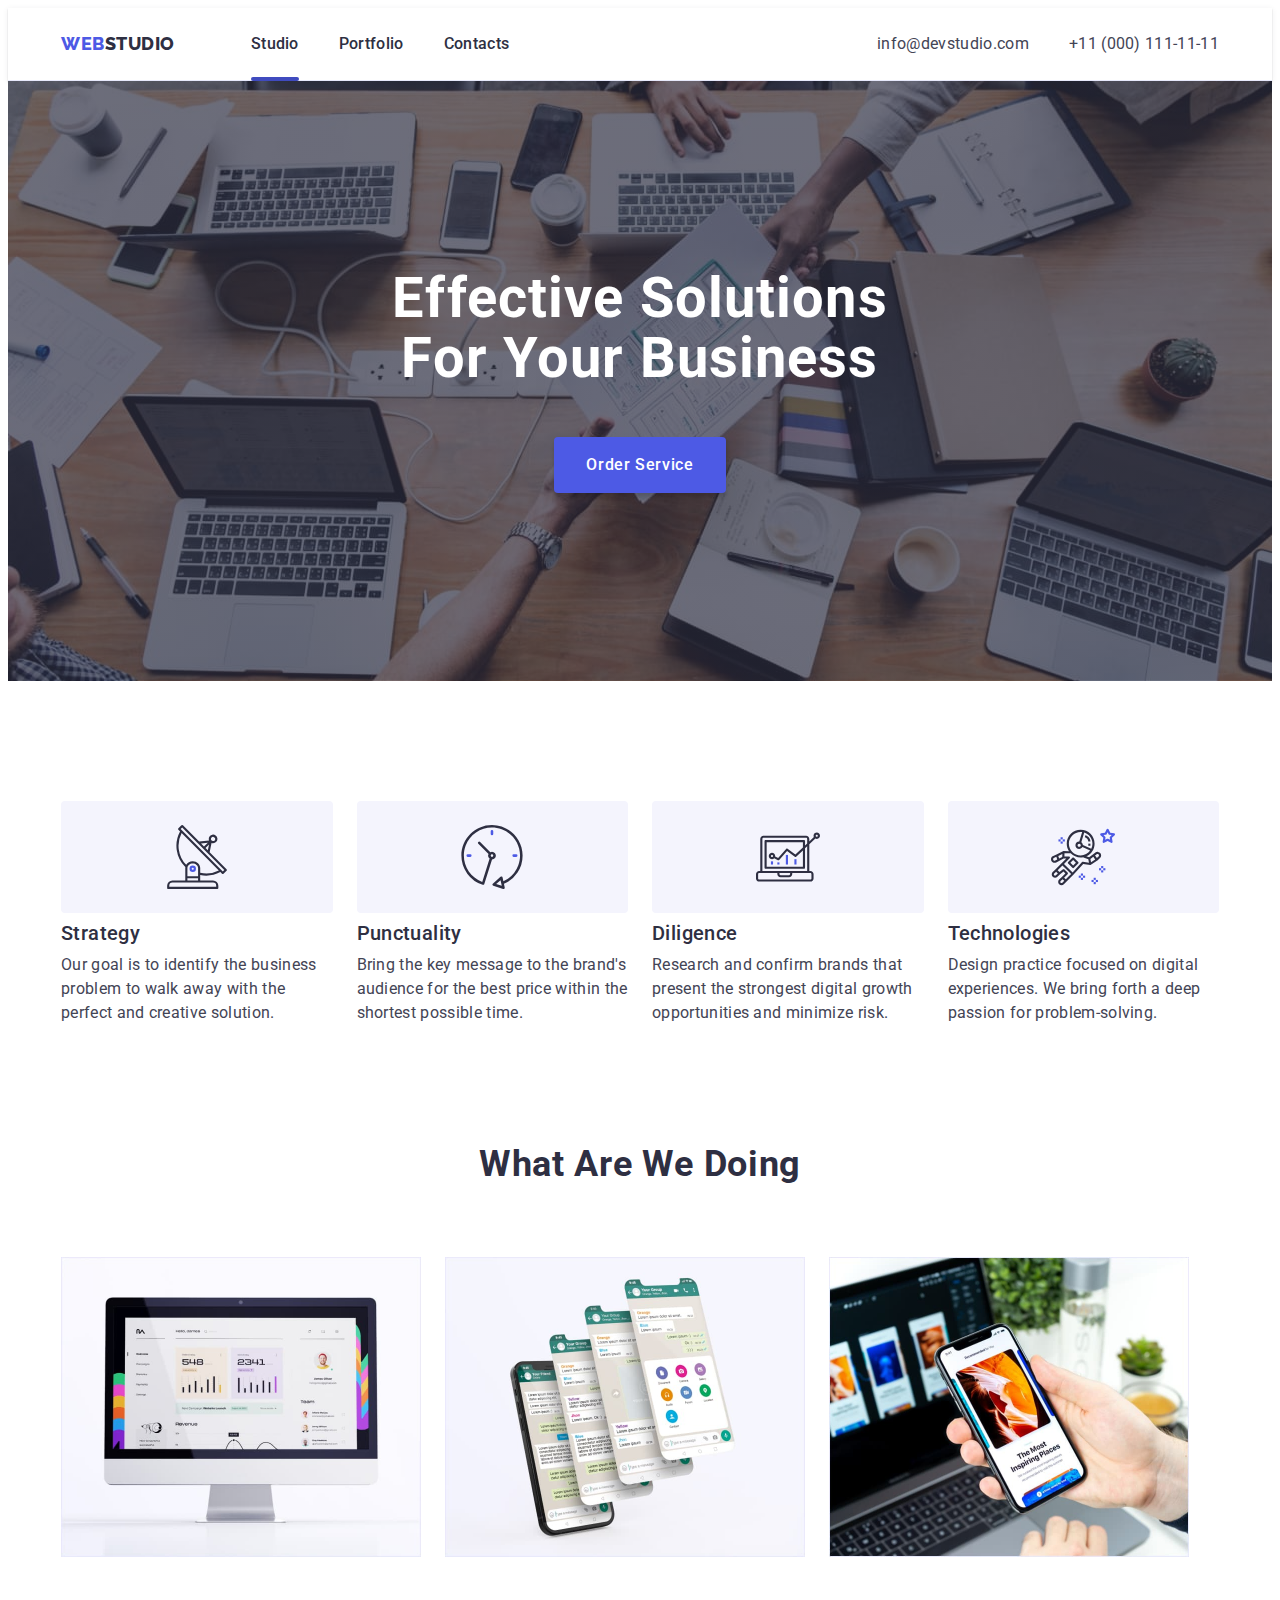
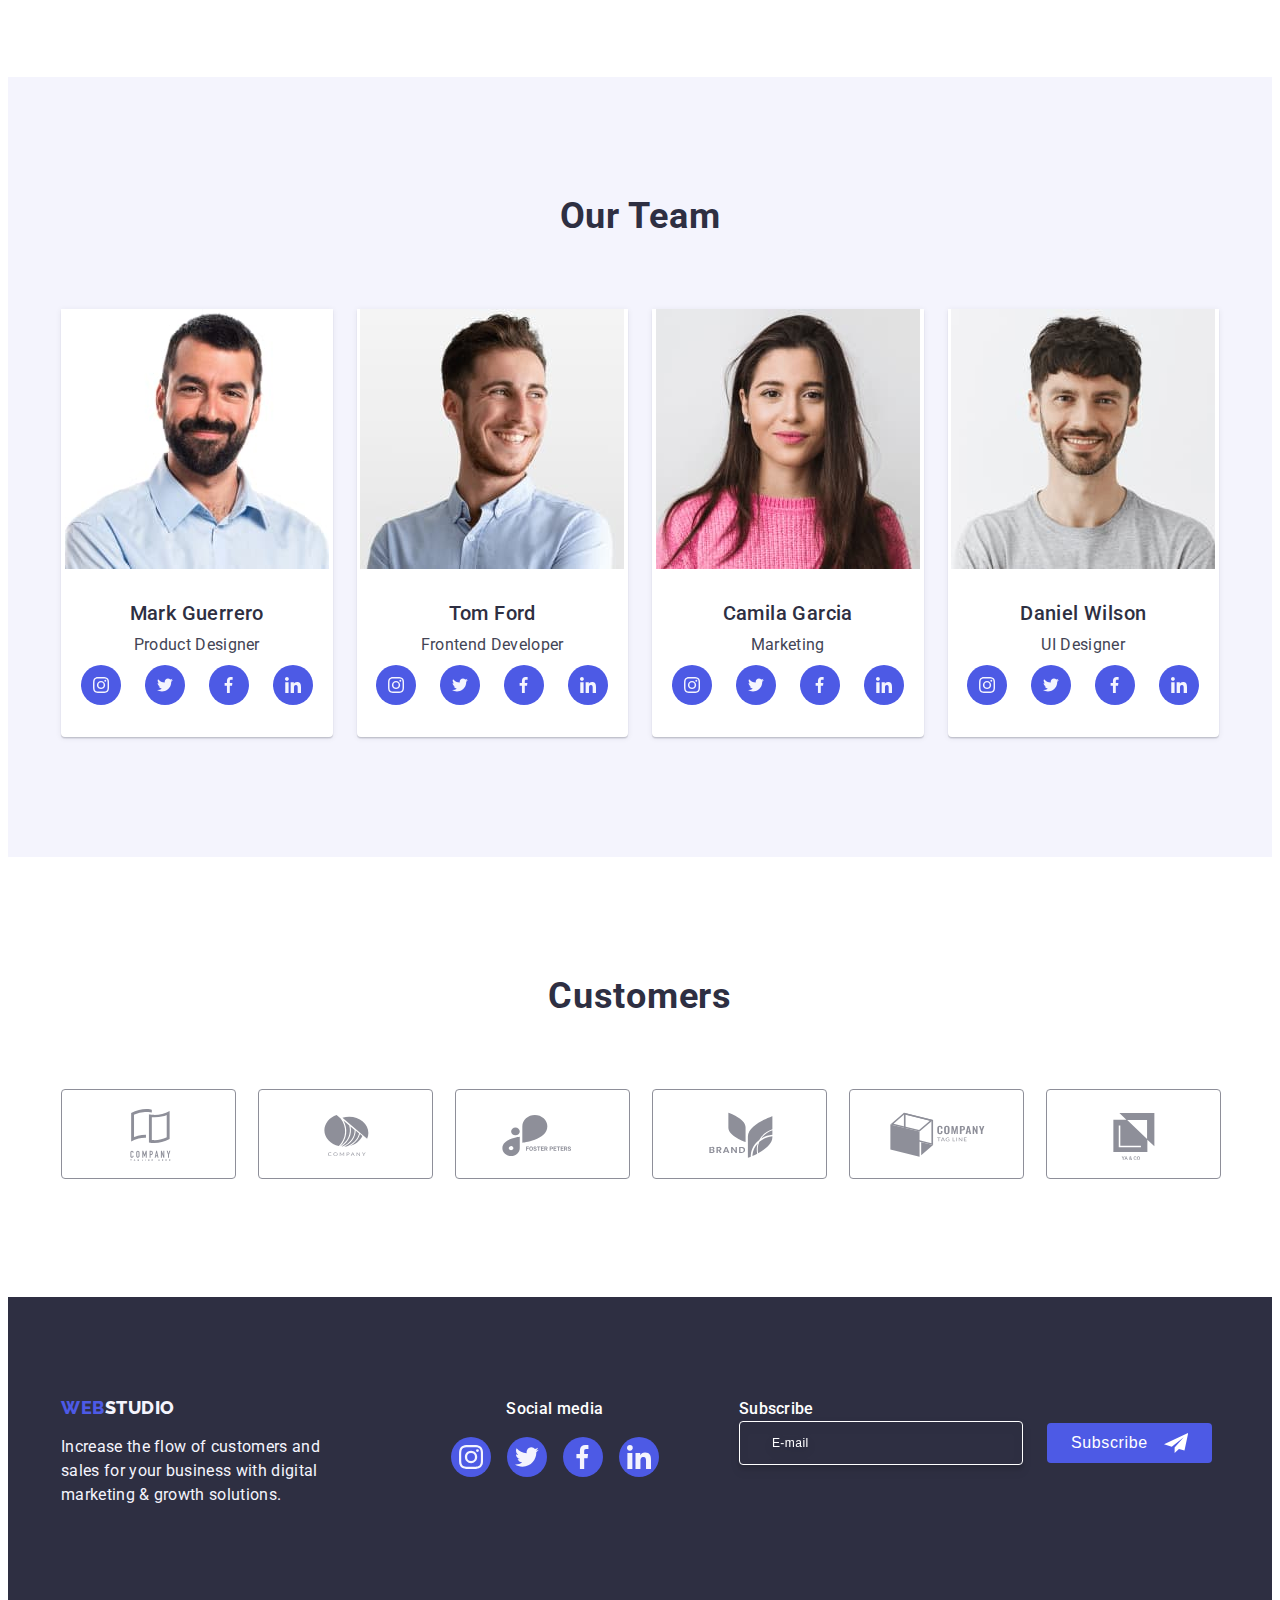
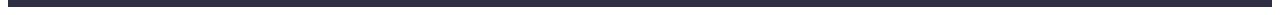
<file: index.html>
<!DOCTYPE html>
<html lang="en">

<head>
    <meta charset="UTF-8">
    <meta name="viewport" content="width=device-width, initial-scale=1.0">
    <title>project</title>
    <link rel="preconnect" href="https://fonts.googleapis.com">
    <link rel="preconnect" href="https://fonts.gstatic.com" crossorigin>
    <link rel="preconnect" href="https://fonts.googleapis.com">
    <link rel="preconnect" href="https://fonts.gstatic.com" crossorigin>
    <link
        href="https://fonts.googleapis.com/css2?family=Inter:wght@400;700&family=Raleway:wght@800&family=Roboto:wght@400;500;700&display=swap"
        rel="stylesheet">
    <link rel="stylesheet" href="https://cdnjs.cloudflare.com/ajax/libs/modern-normalize/2.0.0/modern-normalize.min.css"
        integrity="sha512-4xo8blKMVCiXpTaLzQSLSw3KFOVPWhm/TRtuPVc4WG6kUgjH6J03IBuG7JZPkcWMxJ5huwaBpOpnwYElP/m6wg=="
        crossorigin="anonymous" referrerpolicy="no-referrer" />
    <link rel="stylesheet" href="./css/style.css">
</head>

<body>

    <header class="header-content">
        <div class="container header-container">
            <nav class="header-nav">
                <a class="logo link" href="/index.html">Web<span class="logo-studio-header">Studio</span></a>

                <ul class="list container-list">
                    <li class="nav-list-item"><a class="list-link link current" href="./index.html">Studio</a></li>
                    <li class="nav-list-item2"><a class="list-link link" href="./portfolio.html">Portfolio</a></li>
                    <li class="nav-list-item3"><a class="list-link link" href="">Contacts</a></li>
                </ul>

            </nav>

            <address class="contacts">
                <ul class="contacts-list">
                    <li><a class="contacts-list-link link" href="mailto:info@devstudio.com">info@devstudio.com</a></li>
                    <li><a class="contacts-list-link link" href="mailto:info@devstudio.com">+11 (000) 111-11-11</a></li>
                </ul>
            </address>

            <button class="menu-open-btn  js-open-menu" type="button" >
                <svg width="32" height="32">
                    <use href="./images/icons.svg#icon-menu"></use>
                </svg>
            </button>

        </div>

        <div class="mob-menu  js-menu-container" >
            <button class="close-mob-menu js-close-menu" type="button" >
                <svg width="8" height="8">
                    <use href="./images/icons.svg#icon-cross"></use>
                </svg>
            </button>
            <ul class="mob-menu-list">
                <li class="mob-menu-item"><a class="mob-menu-link mob-menu-link2" href="./index.html">Studio</a></li>
                <li class="mob-menu-item"><a class="mob-menu-link" href="./portfolio.html">Portfolio</a></li>
                <li class="mob-menu-item"><a class="mob-menu-link" href="">Contacts</a></li>
            </ul>


            <div class="mob-menu-">
            <address class=" mob-menu-contacts contacts">
                <ul class="mob-contacts-list">
                    <li class="mob-number-list"><a class="mob-number-link" href="mailto:info@devstudio.com">+11 (000)
                            111-11-11</a></li>
                    <li><a class="mob-email-link " href="mailto:info@devstudio.com">info@devstudio.com</a></li>

                </ul>
            </address>

            <ul class="mob-menu-network">


                <li class="soc-network-list">
                    <a class="soc-network-link" href="#">
                        <svg class="soc-network-cartoon" width="16" height="16">
                            <use href="./images/icons.svg#icon-section4-6-inst"></use>
                        </svg>
                    </a>
                </li>





                <li class="soc-network-list">
                    <a class="soc-network-link" href="#">
                        <svg class="soc-network-cartoon" width="16" height="16">
                            <use href="./images/icons.svg#icon-section4-6-twit"></use>
                        </svg>
                    </a>
                </li>


                <li class="soc-network-list">
                    <a class="soc-network-link" href="#">
                        <svg class="soc-network-cartoon" width="16" height="16">
                            <use href="./images/icons.svg#icon-section4-6-facebook"></use>
                        </svg>
                    </a>
                </li>


                <li class="soc-network-list">
                    <a class="soc-network-link" href="#">
                        <svg class="soc-network-cartoon" width="16" height="16">
                            <use href="./images/icons.svg#icon-section4-6-in"></use>
                        </svg>
                    </a>
                </li>
            </ul>
            </div>

        </div>


    </header>

    <main>


        <section class="hero">
            <div class="container">
                <h1 class="title">Effective Solutions <br> for Your Business</h1>
                <button class="hero-btn" data-modal-open type="button">Order Service</button>
            </div>
        </section>

        <section class="section-two">
            <div class="container">
                <h2 class="visually-hidden">Advantages</h2>
                <ul class="list container-list-item">
                    <li class="section-two-items">
                        <div class="section-two-svg">
                            <svg class="section-two-icon" width="64" height="64">
                                <use href="./images/icons.svg#icon-section2-img1"></use>
                            </svg>
                        </div>
                        <h3 class="caption">Strategy</h3>
                        <p class="caption-desc">Our goal is to identify the business problem to walk away with the
                            perfect and creative solution.</p>

                    </li>
                    <li class="section-two-items">

                        <div class="section-two-svg">
                            <svg class="section-two-icon" width="64" height="64">
                                <use href="./images/icons.svg#icon-section2-img2"></use>
                            </svg>
                        </div>
                        <h3 class="caption">Punctuality</h3>
                        <p class="caption-desc">Bring the key message to the brand's audience for the best price
                            within the shortest possible time.</p>

                    </li>
                    <li class="section-two-items">
                        <div class="section-two-svg">
                            <svg class="section-two-icon" width="64" height="64">
                                <use href="./images/dsdsad.svg#icon-diagram-1"> </use>
                            </svg>
                        </div>
                        <h3 class="caption">Diligence</h3>
                        <p class="caption-desc">Research and confirm brands that present the strongest digital
                            growth opportunities and minimize risk.</p>

                    </li>
                    <li class="section-two-items">
                        <div class="section-two-svg">
                            <svg class="section-two-icon" width="64" height="64">
                                <use href="./images/dsdsad.svg#icon-astronaut-1"></use>
                            </svg>
                        </div>
                        <h3 class="caption">Technologies</h3>
                        <p class="caption-desc">Design practice focused on digital experiences. We bring forth a
                            deep passion for problem-solving.</p>

                    </li>
                </ul>
            </div>
        </section>

        <section class="section-three">
            <div class="container">
                <h2 class="subtitle">What are we doing</h2>
                <ul class="list container-img">
                    <li class="subtitle-items">
                     <picture>
                        <source srcset="./images/img-menu-1.jpg x1, ./images/img-menu-1x2.jpg" media="(min-width:1158px)">
                        <source srcset="./images/img-menu-1.jpg x1, ./images/img-menu-1x2.jpg" media="(min-width:768px)">
                        <source srcset="./images/img-menu-1.jpg x1, ./images/img-menu-1x2.jpg" media="(min-width:428px)">
                        <img src="./images/img-menu-1.jpg" width="360" height="300" alt="PC">
                    </picture>
                    </li>

                    <li class="subtitle-items">
                    <picture>
                        <source srcset="./images/img-menu-2.jpg x1, ./images/img-menu-2x2.jpg" media="(min-width:1158px)">
                        <source srcset="./images/img-menu-2.jpg x1, ./images/img-menu-2x2.jpg" media="(min-width:768px)">
                        <source srcset="./images/img-menu-2.jpg x1, ./images/img-menu-2x2.jpg" media="(min-width:428px)">
                        <img src="./images/img-menu-2.jpg" width="360" height="300" alt="PC">
                    </picture>
                    </li>
                 
                  
                    <li class="subtitle-items">
                        <picture>
                            <source srcset="./images/img-menu-3.jpg x1, ./images/img-menu-3x2.jpg" media="(min-width:1158px)">
                            <source srcset="./images/img-menu-3.jpg x1, ./images/img-menu-3x2.jpg" media="(min-width:768px)">
                            <source srcset="./images/img-menu-3.jpg x1, ./images/img-menu-3x2.jpg" media="(min-width:428px)">
                            <img src="./images/img-menu-3.jpg" width="360" height="300" alt="PC">
                        </picture>
                    </li>

                   
                </ul>
            </div>
        </section>

        <section class="section-four">
            <div class="container container-tabl1 container-tabl">
                <h2 class="subject">Our Team</h2>
                <ul class="list subject-list ">
                    <li class="subject-list-teammate subject-list-teammate-left">
                        <picture>
                             <source srcset="./images/teammate-1-min.jpg 1x, ./images/teammate-1-minx2.jpg 2x" media="(min-width:1158px)">
                            <source srcset="./images/teammate-1-min.jpg 1x, ./images/teammate-1-minx2.jpg 2x" media="(min-width:768px)">
                            <source srcset="./images/teammate-1-min.jpg 1x, ./images/teammate-1-minx2.jpg 2x" media="(min-width:428px)">

                            <img class="section-four-img" src="./images/teammate-1-min.jpg" width="264" alt="photo Product Designer">
                        </picture>
                        
                        <div class="name-job">
                            <h3 class="subject-name"> Mark Guerrero </h3>
                            <p class="subject-jobtitle"> Product Designer </p>
                            <ul class="soc-network">


                                <li class="soc-network-list">
                                    <a class="soc-network-link" href="#">
                                        <svg class="soc-network-cartoon" srcs="" width="16" height="16">
                                            <use href="./images/icons.svg#icon-section4-6-inst"></use>
                                        </svg>
                                    </a>
                                </li>





                                <li class="soc-network-list">
                                    <a class="soc-network-link" href="#">
                                        <svg class="soc-network-cartoon" width="16" height="16">
                                            <use href="./images/icons.svg#icon-section4-6-twit"></use>
                                        </svg>
                                    </a>
                                </li>


                                <li class="soc-network-list">
                                    <a class="soc-network-link" href="#">
                                        <svg class="soc-network-cartoon" width="16" height="16">
                                            <use href="./images/icons.svg#icon-section4-6-facebook"></use>
                                        </svg>
                                    </a>
                                </li>


                                <li class="soc-network-list">
                                    <a class="soc-network-link" href="#">
                                        <svg class="soc-network-cartoon" width="16" height="16">
                                            <use href="./images/icons.svg#icon-section4-6-in"></use>
                                        </svg>
                                    </a>
                                </li>
                            </ul>
                        </div>
                    </li>
                    <li class="subject-list-teammate">
                        <picture>
                            <source srcset="./images/teammate-2-min.jpg x1, ./images/teammate-2-minx2.jpg x2" media="(min-width:1158px)">
                            <source srcset="./images/teammate-2-min.jpg x1, ./images/teammate-2-minx2.jpg x2" media="(min-width:768px)">
                            <source srcset="./images/teammate-2-min.jpg x1, ./images/teammate-2-minx2.jpg x2" media="(min-width:428px)">
                            <img class="section-four-img" src="./images/teammate-2-min.jpg" width="264" alt="photo Frontend Developer">
                        </picture>
                        
                        <div class="name-job">
                            <h3 class="subject-name">Tom Ford</h3>
                            <p class="subject-jobtitle">Frontend Developer</p>


                            <ul class="soc-network">


                                <li class="soc-network-list">
                                    <a class="soc-network-link" href="#">
                                        <svg class="soc-network-cartoon" width="16" height="16">
                                            <use href="./images/icons.svg#icon-section4-6-inst"></use>
                                        </svg>
                                    </a>
                                </li>


                                <li class="soc-network-list">
                                    <a class="soc-network-link" href="#">
                                        <svg class="soc-network-cartoon" width="16" height="16">
                                            <use href="./images/icons.svg#icon-section4-6-twit"></use>
                                        </svg>
                                    </a>
                                </li>


                                <li class="soc-network-list">
                                    <a class="soc-network-link" href="#">
                                        <svg class="soc-network-cartoon" width="16" height="16">
                                            <use href="./images/icons.svg#icon-section4-6-facebook"></use>
                                        </svg>
                                    </a>
                                </li>


                                <li class="soc-network-list">
                                    <a class="soc-network-link" href="#">
                                        <svg class="soc-network-cartoon" width="16" height="16">
                                            <use href="./images/icons.svg#icon-section4-6-in"></use>
                                        </svg>
                                    </a>
                                </li>

                            </ul>
                        </div>
                    </li>
                    <li class="subject-list-teammate subject-list-teammate-left">
                        <picture>
                            <source srcset="./images/teammate-3-min.jpg x1, ./images/teammate-3-minx2.jpg x2" media="(min-width:1158px)">
                            <source srcset="./images/teammate-3-min.jpg x1, ./images/teammate-3-minx2.jpg x2" media="(min-width:768px)">
                            <source srcset="./images/teammate-3-min.jpg x1, ./images/teammate-3-minx2.jpg x2" media="(min-width:428px)">
                            <img class="section-four-img" src="./images/teammate-3-min.jpg" width="264" alt="photo Marketing">
                        </picture>
                       
                        <div class="name-job">
                            <h3 class="subject-name">Camila Garcia</h3>
                            <p class="subject-jobtitle">Marketing</p>


                            <ul class="soc-network">


                                <li class="soc-network-list">
                                    <a class="soc-network-link" href="#">
                                        <svg class="soc-network-cartoon" width="16" height="16">
                                            <use href="./images/icons.svg#icon-section4-6-inst"></use>
                                        </svg>
                                    </a>
                                </li>


                                <li class="soc-network-list">
                                    <a class="soc-network-link" href="#">
                                        <svg class="soc-network-cartoon" width="16" height="16">
                                            <use href="./images/icons.svg#icon-section4-6-twit"></use>
                                        </svg>
                                    </a>
                                </li>


                                <li class="soc-network-list">
                                    <a class="soc-network-link" href="#">
                                        <svg class="soc-network-cartoon" width="16" height="16">
                                            <use href="./images/icons.svg#icon-section4-6-facebook"></use>
                                        </svg>
                                    </a>
                                </li>


                                <li class="soc-network-list">
                                    <a class="soc-network-link" href="#">
                                        <svg class="soc-network-cartoon" width="16" height="16">
                                            <use href="./images/icons.svg#icon-section4-6-in"></use>
                                        </svg>
                                    </a>
                                </li>

                            </ul>

                        </div>
                    </li>

                    <li class="subject-list-teammate">
                        <picture>
                            <source srcset="./images/teammate-4-min.jpg x1, ./images/teammate-4-minx2.jpg x2" media="(min-width:1158px)">
                            <source srcset="./images/teammate-4-min.jpg.jpg x1, ./images/teammate-4-minx2.jpg x2" media="(min-width:768px)">
                            <source srcset="./images/teammate-4-min.jpg x1, ./images/teammate-4-minx2.jpg x2" media="(min-width:428px)">
                            <img class="section-four-img" src="./images/teammate-4-min.jpg" width="264" alt="photo UI Designer">
                        </picture>
                       
                        <div class="name-job">
                            <h3 class="subject-name">Daniel Wilson</h3>
                            <p class="subject-jobtitle">UI Designer</p>

                            <ul class="soc-network">


                                <li class="soc-network-list">
                                    <a class="soc-network-link" href="#">
                                        <svg class="soc-network-cartoon" width="16" height="16">
                                            <use href="./images/icons.svg#icon-section4-6-inst"></use>
                                        </svg>
                                    </a>
                                </li>


                                <li class="soc-network-list">
                                    <a class="soc-network-link" href="#">
                                        <svg class="soc-network-cartoon" width="16" height="16">
                                            <use href="./images/icons.svg#icon-section4-6-twit"></use>
                                        </svg>
                                    </a>
                                </li>


                                <li class="soc-network-list">
                                    <a class="soc-network-link" href="#">
                                        <svg class="soc-network-cartoon" width="16" height="16">
                                            <use href="./images/icons.svg#icon-section4-6-facebook"></use>
                                        </svg>
                                    </a>
                                </li>


                                <li class="soc-network-list">
                                    <a class="soc-network-link" href="#">
                                        <svg class="soc-network-cartoon" width="16" height="16">
                                            <use href="./images/icons.svg#icon-section4-6-in"></use>
                                        </svg>
                                    </a>
                                </li>

                            </ul>
                        </div>
                    </li>
                </ul>
            </div>
        </section>


        <section class="section-five">
            <div class="container container-tabl">
                <h2 class="section-five-title">Customers</h2>
                <ul class=" section-five-list">

                    <li class="company-item">
                        <a class="company-link" href="#">
                            <svg class="company-img" width="104" height="56">
                                <use href="./images/icons.svg#icon-Logo-1"></use>
                            </svg>
                        </a>
                    </li>

                    <li class="company-item">
                        <a class="company-link" href="#">
                            <svg class="company-img" width="104" height="56">
                                <use href="./images/icons.svg#icon-Logo-2"></use>
                            </svg>
                        </a>
                    </li>

                    <li class="company-item">
                        <a class="company-link" href="#">
                            <svg class="company-img" width="104" height="56">
                                <use href="./images/icons.svg#icon-Logo-3"></use>
                            </svg>
                        </a>
                    </li>


                    <li class="company-item">
                        <a class="company-link" href="#">
                            <svg class="company-img" width="104" height="56">
                                <use href="./images/icons.svg#icon-Logo-4"></use>
                            </svg>
                        </a>
                    </li>

                    <li class="company-item">
                        <a class="company-link" href="#">
                            <svg class="company-img" width="104" height="56">
                                <use href="./images/icons.svg#icon-Logo-5"></use>
                            </svg>
                        </a>
                    </li>

                    <li class="company-item">
                        <a class="company-link" href="#">
                            <svg class="company-img" width="104" height="56">
                                <use href="./images/icons.svg#icon-Logo"></use>
                            </svg>
                        </a>
                    </li>

                </ul>
            </div>
        </section>
    </main>
    <footer class="footer">
        <div class="container footer-container container-tabl">


            <div class="logo-div">
                <a class="title-footer link" href="/portfolio.html">Web<span
                        class="logo-studio-footer">Studio</span></a>
                <p class="footer-text">Increase the flow of customers and <br>sales for your business with digital
                    <br>marketing
                    &
                    growth solutions.
                </p>
            </div>

            <div class="logo-div2">

                <p class="media-text">Social media</p>
                <ul class="footer-list">
                    <li class="footer-item">
                        <a class="footer-link" href="#">
                            <svg class="img-footer" width="24" height="24">
                                <use href="./images/icons.svg#icon-section4-6-inst"></use>
                            </svg>
                        </a>
                    </li>


                    <li class="footer-item">
                        <a class="footer-link" href="#">
                            <svg class="img-footer" width="24" height="24">
                                <use href="./images/icons.svg#icon-section4-6-twit"></use>
                            </svg>
                        </a>
                    </li>


                    <li class="footer-item">
                        <a class="footer-link" href="#">
                            <svg class="img-footer" width="24" height="24">
                                <use href="./images/icons.svg#icon-section4-6-facebook"></use>
                            </svg>
                        </a>
                    </li>


                    <li class="footer-item">
                        <a class="footer-link" href="#">
                            <svg class="img-footer" width="24" height="24">
                                <use href="./images/icons.svg#icon-section4-6-in"></use>
                            </svg>
                        </a>
                    </li>
                </ul>
            </div>

            <div class="footer-subscribe">
                <p class="footer-email-title">Subscribe</p>
                
                <form class="footer-form">
                   <label class="footer-email-label" aria-label="footer-email-input">
                        <input
                         type="email"
                         class="email-footer"
                         name="email-footer"
                         id="inpute-email"
                         placeholder="E-mail">
                    </label>
                    <button class="btn-footer" type="submit">Subscribe <svg class="footer-img-subscribe" width="24"
                            height="24">
                            <use href="./images/icons.svg#icon-telegram"></use>
                        </svg></button>
                </form>
            </div>
        </div>



    </footer>
    <div class="backdrop is-hidden" data-modal>
        <div class="modal">
            <button type="button" class="btn-close" data-modal-close>
                <svg class="backdrop-svg" width="8" height="8">
                    <use href="./images/icons.svg#icon-close-black-18dp-2-11"></use>
                </svg>
            </button>
            <p class="modal-title">Leave your contacts and we will call you back</p>
            <form class="modal-form" action="#">

                <div class="modal-input-wrap">
                    <label class="modal-label" for="user-name">Name</label>
                    <div class="modal-icon-icon">
                        <input class="modal-input" name="user-name" type="text" id="user-name" required />
                        <svg class="modal-icon" width="18" height="24">
                            <use href="./images/iconss.svg#icon-modal-window-acc"></use>
                        </svg>
                    </div>
                </div>


                <div class="modal-input-wrap">
                    <label class="modal-label" for="user-phone">Phone</label>
                    <div class="modal-icon-icon">
                        <input class="modal-input" name="user-phone" type="tel" id="user-phone" required />
                        <svg class="modal-icon" width="18" height="24">
                            <use href="./images/iconss.svg#icon-modal-window-tel"></use>
                        </svg>
                    </div>
                </div>


                <div class="modal-input-wrap">
                    <label class="modal-label" for="user-email">Email</label>
                    <div class="modal-icon-icon">
                        <input class="modal-input" name="user-email" type="email" id="user-email" required />
                        <svg class="modal-icon" width="18" height="24">
                            <use href="./images/iconss.svg#icon-modal-wndow-masage"></use>
                        </svg>
                    </div>
                </div>



                <div class="modal-input-wrap modal-wrap-last">
                    <label class="modal-label" for="user-comment">Comment</label>

                    <textarea name="user-comment" id="user-comment" class="modal-comment"
                        placeholder="Text input"></textarea>

                </div>

                <div class="modal-checkbox">
                    <input class="modal-check visually-hidden" type="checkbox" id="user-privacy" name="user-privacy"
                        value="true">

                    <label class="modal-check-text" for="user-privacy">
                        <span class="span-checkbox">
                            <svg class="check-icon" width="10" height="8">
                                <use href="./images/icons.svg#icon-checkbox"></use>
                            </svg></span>I accept the terms and conditions of the <a class="modal-link" href="#">Privacy
                            Policy</a></label>
                </div>
                <button class="btn-submit" type="submit">Send</button>

            </form>
        </div>
    </div>

    
    <script src="./js/mobile-menu.js"></script>
    <script src="./js/modal.js"></script>


</body>

</html>
</file>
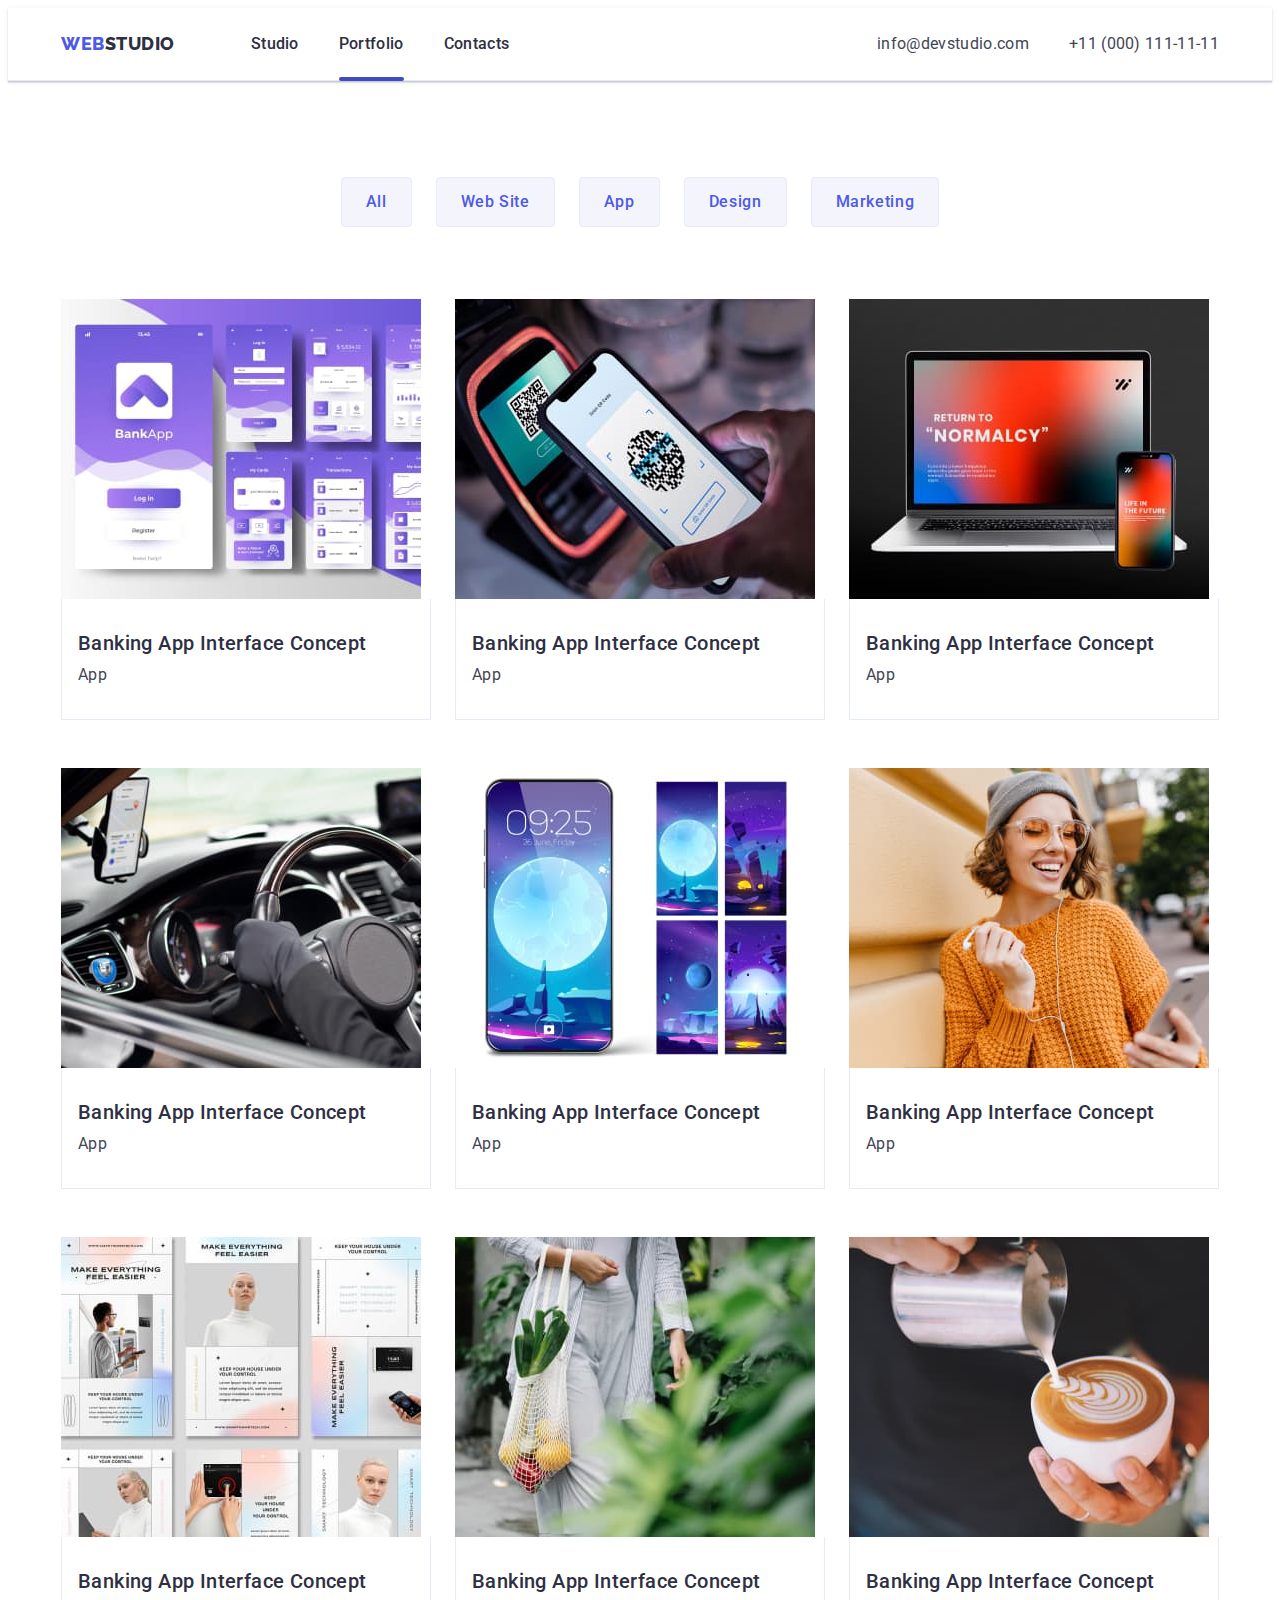
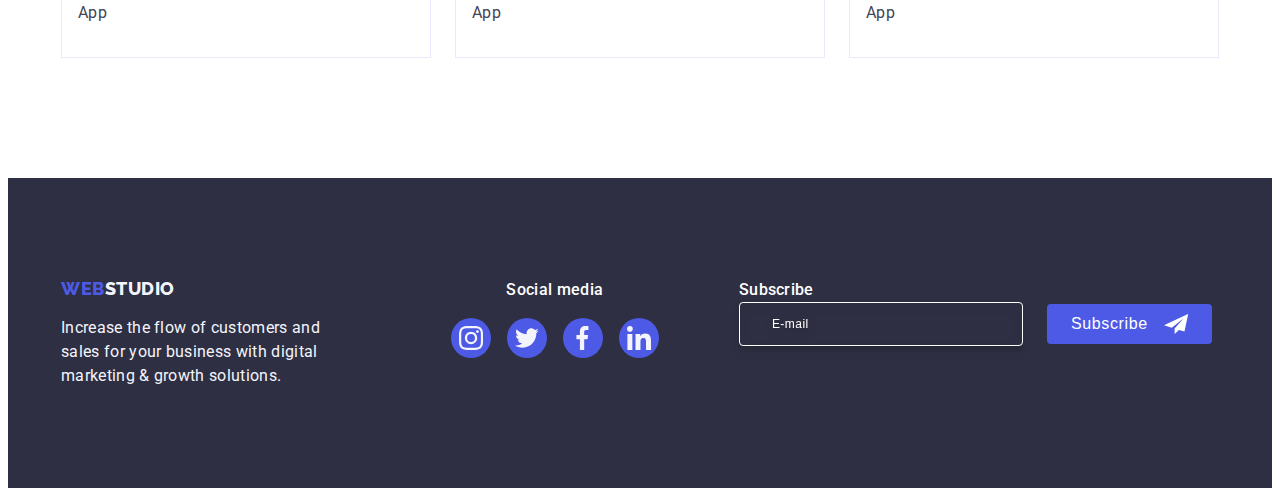
<file: portfolio.html>
<!DOCTYPE html>
<html lang="en">

<head>
    <meta charset="UTF-8">
    <meta name="viewport" content="width=device-width, initial-scale=1.0">
    <title>portfolio</title>
    <link rel="preconnect" href="https://fonts.googleapis.com">
    <link rel="preconnect" href="https://fonts.gstatic.com" crossorigin>
    <link rel="preconnect" href="https://fonts.googleapis.com">
    <link rel="preconnect" href="https://fonts.gstatic.com" crossorigin>
    <link rel="stylesheet" href="https://cdnjs.cloudflare.com/ajax/libs/modern-normalize/2.0.0/modern-normalize.min.css"
        integrity="sha512-4xo8blKMVCiXpTaLzQSLSw3KFOVPWhm/TRtuPVc4WG6kUgjH6J03IBuG7JZPkcWMxJ5huwaBpOpnwYElP/m6wg=="
        crossorigin="anonymous" referrerpolicy="no-referrer" />
    <link
        href="https://fonts.googleapis.com/css2?family=Inter:wght@400;700&family=Raleway:wght@800&family=Roboto:wght@400;500;700&display=swap"
        rel="stylesheet">
    <link rel="stylesheet" href="./css/style.css">
</head>

<body>
    <header class="header-content">
        <div class="container header-container">
            <nav class="header-nav">
                <a class="logo link" href="/index.html">Web<span class="logo-studio-header">Studio</span></a>

                <ul class="list container-list">
                    <li><a class="list-link link" href="./index.html">Studio</a></li>
                    <li><a class="list-link current link" href="./portfolio.html">Portfolio</a></li>
                    <li><a class="list-link link" href="">Contacts</a></li>
                </ul>

            </nav>

            <address class="contacts">
                <ul class="contacts-list">
                    <li><a class="contacts-list-link link" href="mailto:info@devstudio.com">info@devstudio.com</a></li>
                    <li><a class="contacts-list-link link" href="mailto:info@devstudio.com">+11 (000) 111-11-11</a></li>
                </ul>
            </address>
        </div>
    </header>
    <main>
        <section class="main-section">
            <div class="container">
                <h1 class="visually-hidden">Advantages</h1>
                <ul class="list list-btn">
                    <li class="list-btn-item"><button class="pagination-btn" type="button">All</button></li>
                    <li class="list-btn-item"><button class="pagination-btn" type="button">Web Site</button></li>
                    <li class="list-btn-item"><button class="pagination-btn" type="button">App</button></li>
                    <li class="list-btn-item"><button class="pagination-btn" type="button">Design</button></li>
                    <li class="list-btn-item"><button class="pagination-btn" type="button">Marketing</button></li>
                </ul>

                <ul class="list container-images">
                    <li class="container-images-link"> <a class="link container-cover-link" href="">
                            <div class="container-cover-wrap">
                                <img src="./images/portfolio-img1.jpg" width="360" height="300" alt="portfolio-img1">
                                <div class=""></div>

                                <p class="container-cover-text">14 Stylish and User-Friendly App Design Concepts · Task
                                    Manager App · Calorie Tracker App · Exotic Fruit Ecommerce App ·
                                    Cloud Storage App
                                </p>

                            </div>

                            <div class="container-imeages">
                                <h2 class="picture-subtitle">Banking App Interface Concept</h2>
                                <p class="list-tagline">App</p>
                            </div>
                        </a>
                    </li>
                    <li class="container-images-link"> <a class="link container-cover-link" href="">
                            <div class="container-cover-wrap">
                                <img src="./images/portfolio-img2.jpg" width="360" height="300" alt="portfolio-img1">

                                <p class="container-cover-text">14 Stylish and User-Friendly App Design Concepts · Task
                                    Manager App ·
                                    Calorie Tracker App · Exotic Fruit Ecommerce App ·
                                    Cloud Storage App</p>

                            </div>
                            <div class="container-imeages">
                                <h2 class="picture-subtitle">Banking App Interface Concept</h2>
                                <p class="list-tagline">App</p>
                            </div>
                        </a>
                    </li>
                    <li class="container-images-link"> <a class="link container-cover-link" href="">
                            <div class="container-cover-wrap">
                                <img src="./images/portfolio-img3.jpg" width="360" height="300" alt="portfolio-img1">

                                <p class="container-cover-text">14 Stylish and User-Friendly App Design Concepts · Task
                                    Manager App ·
                                    Calorie Tracker App · Exotic Fruit Ecommerce App ·
                                    Cloud Storage App</p>

                            </div>
                            <div class="container-imeages">
                                <h2 class="picture-subtitle">Banking App Interface Concept</h2>
                                <p class="list-tagline">App</p>
                            </div>
                        </a>
                    </li>
                    <li class="container-images-link"> <a class="link container-cover-link" href="">
                            <div class="container-cover-wrap">
                                <img src="./images/portfolio-img4.jpg" width="360" height="300" alt="portfolio-img1">

                                <p class="container-cover-text">14 Stylish and User-Friendly App Design Concepts · Task
                                    Manager App ·
                                    Calorie Tracker App · Exotic Fruit Ecommerce App ·
                                    Cloud Storage App</p>

                            </div>
                            <div class="container-imeages">
                                <h2 class="picture-subtitle">Banking App Interface Concept</h2>
                                <p class="list-tagline">App</p>
                            </div>
                        </a>
                    </li>
                    <li class="container-images-link"> <a class="link container-cover-link" href="">
                            <div class="container-cover-wrap">
                                <img src="./images/portfolio-img5.jpg" width="360" height="300" alt="portfolio-img1">

                                <p class="container-cover-text">14 Stylish and User-Friendly App Design Concepts · Task
                                    Manager App ·
                                    Calorie Tracker App · Exotic Fruit Ecommerce App ·
                                    Cloud Storage App</p>

                            </div>
                            <div class="container-imeages">
                                <h2 class="picture-subtitle">Banking App Interface Concept</h2>
                                <p class="list-tagline">App</p>
                            </div>
                        </a>
                    </li>
                    <li class="container-images-link"> <a class="link container-cover-link" href="">
                            <div class="container-cover-wrap">
                                <img src="./images/portfolio-img6.jpg" width="360" height="300" alt="portfolio-img1">

                                <p class="container-cover-text">14 Stylish and User-Friendly App Design Concepts · Task
                                    Manager App ·
                                    Calorie Tracker App · Exotic Fruit Ecommerce App ·
                                    Cloud Storage App</p>

                            </div>
                            <div class="container-imeages">
                                <h2 class="picture-subtitle">Banking App Interface Concept</h2>
                                <p class="list-tagline">App</p>
                            </div>
                        </a>
                    </li>
                    <li class="container-images-link"> <a class="link container-cover-link" href="">
                            <div class="container-cover-wrap">
                                <img src="./images/portfolio-img7.jpg" width="360" height="300" alt="portfolio-img1">

                                <p class="container-cover-text">14 Stylish and User-Friendly App Design Concepts · Task
                                    Manager App ·
                                    Calorie Tracker App · Exotic Fruit Ecommerce App ·
                                    Cloud Storage App</p>

                            </div>
                            <div class="container-imeages">
                                <h2 class="picture-subtitle">Banking App Interface Concept</h2>
                                <p class="list-tagline">App</p>
                            </div>
                        </a>
                    </li>
                    <li class="container-images-link"> <a class="link container-cover-link" href="">
                            <div class="container-cover-wrap">
                                <img src="./images/portfolio-img8.jpg" width="360" height="300" alt="portfolio-img1">

                                <p class="container-cover-text">14 Stylish and User-Friendly App Design Concepts · Task
                                    Manager App ·
                                    Calorie Tracker App · Exotic Fruit Ecommerce App ·
                                    Cloud Storage App</p>

                            </div>
                            <div class="container-imeages">
                                <h2 class="picture-subtitle">Banking App Interface Concept</h2>
                                <p class="list-tagline">App</p>
                            </div>
                        </a>
                    </li>
                    <li class="container-images-link"> <a class="link container-cover-link" href="">
                            <div class="container-cover-wrap">
                                <img src="./images/portfolio-img9.jpg" width="360" height="300" alt="portfolio-img1">

                                <p class="container-cover-text">14 Stylish and User-Friendly App Design Concepts · Task
                                    Manager App ·
                                    Calorie Tracker App · Exotic Fruit Ecommerce App ·
                                    Cloud Storage App</p>

                            </div>
                            <div class="container-imeages">
                                <h2 class="picture-subtitle">Banking App Interface Concept</h2>
                                <p class="list-tagline">App</p>
                            </div>
                        </a>
                    </li>
                </ul>
            </div>
        </section>

    </main>

    <footer class="footer">
        <div class="container footer-container">


            <div class="logo-div">
                <a class="title-footer link" href="/portfolio.html">Web<span
                        class="logo-studio-footer">Studio</span></a>
                <p class="footer-text">Increase the flow of customers and <br>sales for your business with digital
                    <br>marketing
                    &
                    growth solutions.
                </p>
            </div>

            <div class="logo-div2">

                <p class="media-text">Social media</p>
                <ul class="footer-list">
                    <li class="footer-item">
                        <a class="footer-link" href="#">
                            <svg class="img-footer" width="24" height="24">
                                <use href="./images/icons.svg#icon-section4-6-inst"></use>
                            </svg>
                        </a>
                    </li>


                    <li class="footer-item">
                        <a class="footer-link" href="#">
                            <svg class="img-footer" width="24" height="24">
                                <use href="./images/icons.svg#icon-section4-6-twit"></use>
                            </svg>
                        </a>
                    </li>


                    <li class="footer-item">
                        <a class="footer-link" href="#">
                            <svg class="img-footer" width="24" height="24">
                                <use href="./images/icons.svg#icon-section4-6-facebook"></use>
                            </svg>
                        </a>
                    </li>


                    <li class="footer-item">
                        <a class="footer-link" href="#">
                            <svg class="img-footer" width="24" height="24">
                                <use href="./images/icons.svg#icon-section4-6-in"></use>
                            </svg>
                        </a>
                    </li>
                </ul>
            </div>

            <div class="footer-subscribe">
                <p class="footer-email-title">Subscribe</p>
               
                <form class="footer-form">
                    <label class="footer-email-label" aria-label="footer-email-input">
                        <input
                         type="email"
                          class="email-footer"
                           name="email-footer"
                            id="inpute-email"
                             placeholder="E-mail"
                             >
                    </label>

                    <button class="btn-footer" type="submit">Subscribe <svg class="footer-img-subscribe" width="24"
                            height="24">
                            <use href="./images/icons.svg#icon-telegram"></use>
                        </svg></button>
                </form>
            </div>
        </div>



    </footer>
    <div class="backdrop is-hidden" data-modal>
        <div class="modal">
            <button type="button" class="btn-close" data-modal-close>
                <svg class="backdrop-svg" width="8" height="8">
                    <use href="./images/icons.svg#icon-close-black-18dp-2-11"></use>
                </svg>
            </button>
        </div>
    </div>
    <script src="./js/modal.js"></script>
</body>

</html>
</file>
<file: css/style.css>
:root {
    --brand-color: #4D5AE5;
    --brand-color2: #2E2F42;
    --brand-color3: #404BBF;
    --brand-color4: #FFFFFF;
    --brand-color5: #434455;
    --brand-color6: #F4F4FD;
    --brand-color7: #E7E9FC;
    --brand-color8: #8E8F99;
    --brand-color9: #31D0AA;


}

h1,
h2,
h3,
h4,
h5,
h6,
p {
    margin: 0;
}



img {
    display: block;
    max-width: 100%;
    height: auto;
}

body {
    font-family: "Roboto", sans-serif;
    color: #434455;
    background-color: #FFFFFF;
}


a {
    text-decoration: none;

}

ul {
    list-style: none;
    margin: 0;
    padding-left: 0;
}

button {
    cursor: pointer;
}

.container {
    max-width: 296px;
    padding-left: 15px;
    padding-right: 15px;
    margin-left: auto;
    margin-right: auto; 
    
        
    

}


.header-container{
    display: flex;
    justify-content: center;
    align-items: center;
}

header {
    border-bottom: 1px solid var(--brand-color7);
  
}

.mob-menu-list{
    margin-bottom: auto;
}





.visually-hidden {
    position: absolute;
    width: 1px;
    height: 1px;
    border: 0;
    padding: 0;
    white-space: nowrap;
    clip-path: inset(100%);
    clip: rect(0 0 0 0);
    overflow: hidden;
}



.menu-open-btn {
    border: none;
    box-shadow: none;
    padding: 0 0;
}

.logo {
    color: var(--brand-color);
    font-family: 'Raleway', sans-serif;
    font-size: 18px;
    font-weight: 800;
    line-height: 1.17;
    letter-spacing: 0.03em;
    text-transform: uppercase;
    margin-right: 76px;




}

.close-mob-menu {
    display: block;
    margin-left: auto;
    width: 24px;
    height: 24px;
    border-radius: 100%;
    border: 1px solid rgb(219, 218, 218);
    background-color: #FFFFFF;
    margin-bottom: 40px;



}

.mob-menu-link {
    font-size: 36px;
    font-weight: 700;
    line-height: 1.1;
    letter-spacing: 0.02em;
    text-transform: capitalize;
    color: var(--brand-color2);
}

.mob-menu-link:hover {
    color: var(--brand-color3);

}

.mob-menu-link:focus {
    color: var(--brand-color3);

}





.mob-menu {
    width: 100%;
    height: 100%;
    position: fixed;
    top: 0;
    z-index: 20;
    background-color: #FFFFFF;
    padding: 24px 24px 40px 40px;
    overflow: auto;
    display: flex;
    flex-direction: column;
 
    transform: translateX(100%);
    transition: transform 250ms ease-in-out;
}

.mob-menu.is-open {
    transform: translateX(0);
}

.mob-number-link {
    font-size: 36px;
    font-weight: 700;
    line-height: 1.1;
    letter-spacing: 0.02em;
    text-transform: capitalize;
    color: var(--brand-color);

}

.mob-number-list {
    margin-bottom: 40px;
}

.mob-email-list {
    font-size: 20px;
    font-weight: 500;
    line-height: 1.2;
    letter-spacing: 0.2em;
    color: var(--brand-color5);
}

.mob-menu-network {
    display: flex;
    justify-content: space-around;
    gap: 56px;
}

.mob-menu-contacts {
    margin-bottom: 48px;
}


.logo-studio-header {
    color: var(--brand-color2);

}




.list-link:hover {
    color: var(--brand-color3);
}

.list-link:focus {
    color: var(--brand-color3);
}


.list {
    list-style: none;

}




.container-list {
    display: none;
    gap: 40px;



}



address {
    font-style: normal;
}

.contacts {
    color: var(--brand-color5);
    font-size: 16px;
    line-height: 1.5;
    letter-spacing: 0.02em;
    margin-left: auto;



}

.contacts-list {
    display: none;
    gap: 40px;

}




.contacts:hover {
    color: var(--brand-color3);
}

.contacts:focus {
    color: var(--brand-color3);
}

.contacts-list-link {
    font-size: 16px;
    line-height: 1.5;
    letter-spacing: 0.02em;
    color: var(--brand-color5);
    transition: color 250ms cubic-bezier(0.4, 0, 0.2, 1);
}

.contacts-list-link:hover {
    color: var(--brand-color3);
}

.contacts-list-link:focus {
    color: var(--brand-color3);
}

.pagination-btn {
    background-color: var(--brand-color6);
    color: var(--brand-color);
    font-size: 16px;
    font-weight: 500;
    line-height: 1.5;
    letter-spacing: 0.04em;
    font-family: inherit;
    padding: 12px 24px 12px 24px;
    border-radius: 4px;
    border: 1px solid var(--brand-color7);
    transition: color 250ms cubic-bezier(0.4, 0, 0.2, 1),
        background-color 250ms cubic-bezier(0.4, 0, 0.2, 1),
        border-color 250ms cubic-bezier(0.4, 0, 0.2, 1),
        box-shadow 250ms cubic-bezier(0.4, 0, 0.2, 1);
    ;
}


.pagination-btn:hover {
    background-color: var(--brand-color3);
    color: var(--brand-color4);
    border: 1px solid transparent;
    box-shadow: 0px 3px 1px rgba(0, 0, 0, 0.1),
        0px 2px 1px rgba(0, 0, 0, 0.08),
        0px 2px 2px rgba(0, 0, 0, 0.12);
}

.pagination-btn:focus {
    background-color: var(--brand-color3);
    color: var(--brand-color4);
    border: 1px solid transparent;
    box-shadow: 0px 3px 1px rgba(0, 0, 0, 0.1),
        0px 2px 1px rgba(0, 0, 0, 0.08),
        0px 2px 2px rgba(0, 0, 0, 0.12);
}

.section-two-img {
    display: flex;
    align-items: center;
    justify-content: center;
    height: 112px;
    background-color: #f4f4fd;
    border-radius: 4px;
    margin-bottom: 8px;

}

.picture-subtitle {
    color: var(--brand-color2);
    font-size: 20px;
    font-weight: 500;
    line-height: 1.2;
    letter-spacing: 0.02em;
    margin-bottom: 8px;
}

.picture-desc {
    color: var(--brand-color5);
    font-size: 16px;
    line-height: 1.5;
    letter-spacing: 0.02em;

}

.footer {
    background-color: var(--brand-color2);
    padding: 100px 0;

}

.title-footer {
    color: var(--brand-color);
    font-family: 'Raleway', sans-serif;
    font-size: 18px;
    font-weight: 800;
    line-height: 1.17;
    letter-spacing: 0.03em;
    text-transform: uppercase;
    display: inline-block;
    margin-bottom: 16px;
   
    

}

.title-footer:hover {
    background-color: var(--brand-color9);
}

.title-footer:focus {
    background-color: var(--brand-color9);
}

.logo-studio-footer {
    color: var(--brand-color6);
    font-size: 18px;
    font-weight: 800;
    line-height: 1.16;
    letter-spacing: 0.03em;
}


.footer-text {
    color: var(--brand-color6);
    font-size: 16px;
    line-height: 1.5;
    letter-spacing: 0.02em;
}

.mob-menu-link2{
    color:var(--brand-color3);
}



.hero {
    background-color: var(--brand-color2);
    padding: 112px 0 112px 0;
    background-repeat: no-repeat;
    background-size: 100% 100%;
    background-image: linear-gradient(rgba(46, 47, 66, 0.7),
            rgba(46, 47, 66, 0.7)), url(../images/mob-hero.jpg);
     max-width: 1440px;
    background-position: center;
    background-size: cover;
    margin-left: auto;
    margin-right: auto;
}
@media (min-device-pixel-ratio:2),
(min-resolution:192dpi),
(min-resolution:2dppx) {
    .hero{
        background-image: linear-gradient(rgba(46, 47, 66, 0.7),
                    rgba(46, 47, 66, 0.7)), url(../images/hero-mobil-2x.jpg);
    }

        .title-footer{
            margin-left: 0;
        }
}







.title {
    text-align: center;
    font-family: Roboto;
    font-size: 36px;
    font-style: normal;
    font-weight: 700;
    line-height: 1.11;
    letter-spacing: 0.02em;
    text-transform: capitalize;
    color: var(--brand-color4);
    margin-bottom: 72px;

}




.hero-btn {
    background-color: var(--brand-color);
    color: var(--brand-color4);
    font-family: 'Roboto', sans-serif;
    font-weight: 500;
    font-size: 16px;
    line-height: 1.5;
    letter-spacing: 0.04em;
    padding: 16px 32px 16px 32px;
    border-radius: 4px;
    box-shadow: 0px 4px 4px 0px rgba(0, 0, 0, 0.15);
    display: block;
    min-width: 169px;
    height: 56px;
    border: none;
    margin-right: auto;
    margin-left: auto;
    transition-property: background-color;
    transition-duration: 250ms, 250ms;
    transition-timing-function: cubic-bezier(0.4, 0, 0.2, 1);

}


.hero-btn:hover {
    background-color: var(--brand-color3);
}

.hero-btn:focus {
    background-color: var(--brand-color3);

}

.caption {
    color: var(--brand-color2);
    font-size: 20px;
    font-weight: 500;
    line-height: 1.2;
    letter-spacing: 0.02em;
    margin-bottom: 8px;
}

.mob-email-link{
    color: var(--brand-color5);
}

.caption{
        font-size: 36px;
        font-weight: 700;
        line-height: 1.2;
        letter-spacing: 0.02em;
        text-transform: capitalize;
        text-align: center;
        margin-bottom: 8px;
}

.section-two {
    padding: 96px 0;
}

/* .section-two {
    padding: 120px 0;
} */

.section-three {
    padding-bottom: 120px;
}

.list-tagline {
    line-height: 1.5;
    letter-spacing: 0.02em;
    color: var(--brand-color5);
}

/* .caption-desc {
    font-size: 16px;
    line-height: 1.5;
    letter-spacing: 0.02em;
    color: var(--brand-color5);
    width: 264px;
} для компа */

.caption-desc {
    font-size: 16px;
    line-height: 1.5;
    letter-spacing: 0.02em;
    color: var(--brand-color5);



}

.section-three{
    display: none;
}


.subtitle {
    color: var(--brand-color2);
    font-family: 'Roboto', sans-serif;
    font-size: 36px;
    line-height: 1.11;
    letter-spacing: 0.02em;
    text-align: center;
    text-transform: capitalize;
    margin-bottom: 72px;


}

.container-img {
    display: flex;
    gap: 24px;
}

.subject-list-teammate {
    background-color: var(--brand-color4);
    box-shadow: 0px 2px 1px 0px rgba(46, 47, 66, 0.08), 0px 1px 1px 0px rgba(46, 47, 66, 0.16), 0px 1px 6px 0px rgba(46, 47, 66, 0.08);
    border-radius: 0px 0px 4px 4px;
    width: 264px;
  
 
    /* для моб */

}



.section-four {
    background-color: var(--brand-color6);
    padding: 96px 0;


}

.section-four-img {
    margin: 0 auto;
}

/* .section-four {
    background-color: var(--brand-color6);
    padding: 120px 0;


} */

.subject {
    color: var(--brand-color2);
    font-size: 36px;
    line-height: 1.11;
    letter-spacing: 0.02em;
    text-align: center;
    text-transform: capitalize;
    background-color: var(--brand-color6);
    margin-bottom: 72px;

}

/* .subject-list {
    background-color: var(--brand-color6);
    display: flex;
    gap: 24px;
} */

.subject-name {
    color: var(--brand-color2);
    font-size: 20px;
    font-weight: 500;
    line-height: 1.2;
    letter-spacing: 0.02em;
    text-align: center;
    margin-bottom: 8px;

}

.subject-jobtitle {
    color: var(--brand-color5);
    font-size: 16px;
    line-height: 1.5;
    letter-spacing: 0.02em;
    text-align: center;
    margin-bottom: 8px;

}


.list-btn {
    margin-bottom: 72px;
    display: flex;
    justify-content: center;
    gap: 24px;
    row-gap: 24px;




}

.container-images {
    flex-wrap: wrap;
    display: flex;
    gap: 24px;
    row-gap: 48px;


}

.container-images-link {
    width: calc((100% - 48px) / 3);

}

.container-cover-link {
    display: block;
    transition: box-shadow 250ms cubic-bezier(0.4, 0, 0.2, 1);
}

.container-cover-link:hover {
    box-shadow: 0px 1px 6px rgba(46, 47, 66, 0.08),
        0px 1px 1px rgba(46, 47, 66, 0.16),
        0px 2px 1px rgba(46, 47, 66, 0.08);
    transition: box-shadow 250ms cubic-bezier(0.4, 0, 0.2, 1);
}

.container-cover-link:focus {
    box-shadow: 0px 1px 6px rgba(46, 47, 66, 0.08),
        0px 1px 1px rgba(46, 47, 66, 0.16),
        0px 2px 1px rgba(46, 47, 66, 0.08);
    transition: box-shadow 250ms cubic-bezier(0.4, 0, 0.2, 1);
}

.container-cover-link:hover .container-cover-text {
    transform: translateY(0%);
}

.container-cover-link:focus .container-cover-text {
    transform: translateY(0%);
}

.container-cover-link:hover .container-cover {
    transform: translateY(0);
}



.container-cover-text {
    font-size: 16px;
    font-weight: 400;
    line-height: 1.5;
    letter-spacing: 0.02em;
    padding: 40px 32px;
    position: absolute;
    top: 0;
    color: var(--brand-color6);
    background: var(--iris, #4D5AE5);
    height: 100%;
    transform: translateY(100%);
    transition: transform 250ms cubic-bezier(0.4, 0, 0.2, 1);
}

.container-cover-wrap {
    position: relative;
    overflow: hidden;
}

.name-job {
    padding: 32px 0;


}

.main-section {
    padding-top: 96px;
    padding-bottom: 120px;
}


.container-imeages {
    padding: 32px 16px;
    border: 1px solid #e7e9fc;
    border-top: none;
}

.section-five-title {
    color: var(--brand-color2);
    font-size: 36px;
    line-height: 1.11;
    letter-spacing: 0.02em;
    text-align: center;
    text-transform: capitalize;
    margin-bottom: 72px;

}


.soc-network {
    display: flex;
    justify-content: center;
    gap: 24px;

}

.soc-network-list {
    width: 40px;
    height: 40px;
    border-radius: 100%;



}

.soc-network-list:hover {
    background-color: var(--brand-color3);
}



.soc-network-link {

    width: inherit;
    height: inherit;
    display: block;
    background-color: var(--brand-color);
    border-radius: 50%;
    display: flex;
    align-items: center;
    justify-content: center;
    transition: background-color 250ms cubic-bezier(0.4, 0, 0.2, 1);
}

.soc-network-link:focus {
    background-color: #404bbf;
}

.soc-network-link:hover {
    background-color: var(--brand-color3);
}

.soc-network-cartoon {
    fill: var(--brand-color6)
}




.company-item {
    width: calc((100% - 48px) / 2);
    height: 88px;
 
}




.company-img {
    fill: currentColor;
}



.company-img:hover {
    stroke: var(--brand-color3);
}

.company-img:active {
    stroke: var(--brand-color3);
}

.company-link {
    width: 100%;
    height: inherit;
    display: block;
    border: 1px solid #8e8f99;
    border-radius: 4px;
    display: flex;
    align-items: center;
    justify-content: center;
    color: var(--brand-color8);
    transition: border-color 250ms cubic-bezier(0.4, 0, 0.2, 1),
        color 250ms cubic-bezier(0.4, 0, 0.2, 1);
}

.company-link:hover {
    border-color: var(--brand-color3);
    color: var(--brand-color3)
}

.company-link:focus {
    border-color: var(--brand-color3);
    color: var(--brand-color3)
}



.section-five {
    padding-top: 96px;
    padding-bottom: 96px;

}


.section-five-list {
    display: flex;
    justify-content: center;
    gap: 72px 16px;
    flex-wrap: wrap;

}

.footer-container {
    display: flex;
    flex-wrap: wrap;
    align-items: center;
 




}

.footer-list {
    display: flex;
    justify-content: center;
    gap: 16px;
    transition-property: background-color;
    transition-duration: 250ms, 250ms;
    transition-timing-function: cubic-bezier(0.4, 0, 0.2, 1);
    
}

.media-text {
    font-weight: 500;
    line-height: 1.5;
    letter-spacing: 0.02em;
    color: var(--brand-color4);
    text-align: center;
    
   

}


.footer-item {
    width: 40px;
    height: 40px;




}

.footer-link {
    display: block;
    width: inherit;
    height: inherit;
    background-color: var(--brand-color);
    border-radius: 50%;
    display: flex;
    align-items: center;
    justify-content: center;
    transition: background-color 250ms cubic-bezier(0.4, 0, 0.2, 1);


}

.footer-link:hover {
    background-color: var(--brand-color9);

}

.footer-link:focus {
    background-color: var(--brand-color9);
}

.img-footer {
    fill: var(--brand-color6);

}

.backdrop {
    position: fixed;
    width: 100%;
    height: 100%;
    top: 0;
    background-color: rgba(46, 47, 66, 0.4);
    transition: opacity 250ms cubic-bezier(0.4, 0, 0.2, 1), visibility 250ms cubic-bezier(0.4, 0, 0.2, 1);

}

.modal {
    position: absolute;
    top: 50%;
    left: 50%;
    transform: translate(-50%, -50%);
    width: 408px;
    min-height: 584px;
    flex-shrink: 0;
    border-radius: 4px;
    background: var(--dairy, #FCFCFC);
    box-shadow: 0px 2px 1px 0px rgba(0, 0, 0, 0.20), 0px 1px 3px 0px rgba(0, 0, 0, 0.12), 0px 1px 1px 0px rgba(0, 0, 0, 0.14);
    transition: transform 250ms cubic-bezier(0.4, 0, 0.2, 1);
    padding: 24px;
    padding: 72px 24px 24px 24px;
}

.btn-close {
    position: absolute;
    width: 24px;
    height: 24px;
    display: flex;
    align-items: center;
    justify-content: center;
    background-color: #e7e9fc;
    border: 1px solid rgba(0, 0, 0, 0.1);
    padding: 0;
    transition: background-color 250ms cubic-bezier(0.4, 0, 0.2, 1), border 250ms cubic-bezier(0.4, 0, 0.2, 1);
    top: 24px;
    right: 24px;
    border-radius: 50%;

}

.btn-close:hover {
    fill: var(--brand-color4);
    border: none;
    background-color: var(--brand-color3);

}


.btn-close:focus {
    fill: var(--brand-color4);
    border: none;
    background-color: var(--brand-color3);
}


.backdrop-svg {
    transition: fill 250ms cubic-bezier(0.4, 0, 0.2, 1);
}

.is-hidden {
    opacity: 0;
    visibility: hidden;
    pointer-events: none;
}

.section-two-svg {
    display: flex;
    align-items: center;
    justify-content: center;
    height: 112px;
    background-color: var(--brand-color6);
    border-radius: 4px;
    height: 112px;
    margin-bottom: 8px;
    display: none;
    /* для моб */
}


.current {
    color: var(--brand-color3);

}

.current::after {
    content: '';
    position: absolute;
    left: 0;
    bottom: -1px;
    height: 4px;
    background-color: var(--brand-color3);
    border-radius: 2px;
    width: 100%;
}


.modal-title {
    font-weight: 500;
    line-height: 1.5;
    letter-spacing: 0.02em;
    color: var(--brand-color2);
    text-align: center;
    margin-bottom: 16px;


}

.modal-input {
    width: 100%;
    height: 40px;
    border-radius: 4px;
    border: 1px solid var(--navyblue-modal, rgba(46, 47, 66, 0.40));
    padding-left: 38px;
    padding-right: 38px;
    outline: transparent;
    background-color: transparent;
    transition: border-color 250ms cubic-bezier(0.4, 0, 0.2, 1);


}

.modal-label {
    display: block;
    font-size: 12px;
    font-weight: 400;
    line-height: 1.17;
    letter-spacing: 0.04em;
    margin-bottom: 4px;
    color: var(--brand-color8);



}

.modal-input-wrap {
    position: relative;
    margin-bottom: 8px;


}

.modal-wrap-last {
    margin-bottom: 16px;
}


.modal-icon {
    position: absolute;
    left: 16px;
    top: 50%;
    transform: translateY(-50%);
    transition: fill 250ms cubic-bezier(0.4, 0, 0.2, 1);


}

.modal-input:focus {
    border-color: var(--brand-color);
    transition: color 250ms cubic-bezier(0.4, 0, 0.2, 1);
}

.modal-input:focus+.modal-icon {
    fill: var(--brand-color);
    transition: border-color color 250ms cubic-bezier(0.4, 0, 0.2, 1);
}

.modal-comment {
    width: 100%;
    height: 120px;
    border-radius: 4px;
    border: 1px solid var(--navyblue-modal, rgba(46, 47, 66, 0.40));
    outline: transparent;
    padding: 8px 16px 16px 16px;
    resize: none;
    font-size: 12px;
    line-height: 1.17;
    letter-spacing: 0.04em;
    color: rgba(46, 47, 66, 0.4);
    background-color: transparent;
    padding: 8px 16px;
    transition: border-color 250ms cubic-bezier(0.4, 0, 0.2, 1);
}


.modal-comment::placeholder {
    font-size: 12px;
    line-height: 1.67;
    letter-spacing: 0.04em;
}

.modal-comment:focus {
    border-color: var(--brand-color);
    transition: 250ms cubic-bezier(0.4, 0, 0.2, 1);
}



.modal-link {
    color: var(--brand-color);
    text-decoration: underline;
    padding-left: 3px;
}

.modal-check-text {
    color: var(--lightslate, #8E8F99);
    font-size: 12px;
    line-height: 1.17;
    letter-spacing: 0.04em;




}

.span-checkbox {
    display: inline-flex;
    justify-content: center;
    align-items: center;
    width: 16px;
    height: 16px;
    border-radius: 2px;
    border: 1px solid rgba(46, 47, 66, 0.4);
    margin-right: 8px;
    fill: transparent;
    transition: background-color 250ms cubic-bezier(0.4, 0, 0.2, 1), border 250ms cubic-bezier(0.4, 0, 0.2, 1), fill 250ms cubic-bezier(0.4, 0, 0.2, 1);


}



.modal-check:checked+.modal-check-text span {
    background-color: var(--brand-color3);
    border: none;
    fill: var(--brand-color6);

}

.btn-submit {
    background: var(--brand-color);
    box-shadow: 0px 4px 4px 0px rgba(0, 0, 0, 0.15);
    min-width: 169px;
    height: 56px;
    margin: 24px 120px 0 87px;
    color: var(--brand-color4);
    border: none;
    border-radius: 4px;
    display: block;
    font-weight: 500;
    line-height: 1.5;
    letter-spacing: 0.04em;
    font-weight: 500;
    transition: background-color 250ms cubic-bezier(0.4, 0, 0.2, 1);

}

.container-tabl{
    max-width: 296px;
}

.email-footer {
    width: 398px;
    height: 40px;
    border: 1px solid var(--brand-color4);
    box-shadow: 0px 4px 4px 0px rgba(0, 0, 0, 0.15);
    border-radius: 4px;
    background-color: transparent;
    margin-right: 24px;
    font-size: 12px;
    line-height: 1.5;
    letter-spacing: 0.04em;
    padding-left: 16px;
    filter: drop-shadow(0px 4px 4px rgba(0, 0, 0, 0.15));
    color: var(--brand-color4);
}

.email-footer::placeholder {
    padding-left: 16px;
    color: var(--brand-color4);
}


.btn-footer {
    min-width: 165px;
    height: 40px;
    background-color: var(--brand-color);
    color: var(--brand-color4);
    font-weight: 500;
    font-size: 16px;
    line-height: 1.5;
    letter-spacing: 0.03em;
    border-radius: 4px;
    border: none;
    transition-property: background-color;
    transition-duration: 250ms, 250ms;
    transition-timing-function: cubic-bezier(0.4, 0, 0.2, 1);
    padding-bottom: 5px;
    display: flex;
    justify-content: space-around;
    align-items: center;
    padding: 8px 24px;
    justify-content: center;
    letter-spacing: 0.04em;

    
}

.btn-footer:focus {
    background-color: var(--brand-color3);
}

.btn-footer:hover {
    background-color: var(--brand-color3);
}

.footer-img-subscribe {
    fill: var(--brand-color4);
    margin-left: 16px;


}

.footer-email-title {
    font-size: 16px;
    line-height: 1.5;
    letter-spacing: 0.02em;
    color: var(--brand-color4);
    margin-bottom: 16px;
    font-weight: 500;
    text-align: center;
}

.footer-form {
    display: flex;
    flex-wrap: wrap;
    gap: 24px;
}


.footer-subscribe-text {
    font-size: 16px;
    font-weight: 500;
    line-height: 1.5;
    letter-spacing: 0.02em;
    color: var(--brand-color4);
    margin-bottom: 16px;
    display: block;
}


.logo-div2 {
    margin-top: 72px;
    
}


.modal-icon-icon {
    position: relative;

}

.modal-checkbox {
    margin-bottom: 24px;

}



.footer-container{
    text-align: center;
}



@media screen and (max-width: 419px){

   
    .email-footer{
    width: 100%;
   margin-left: auto;
    }

    .modal{
        width: 319px;
    }

}

@media screen and (min-width: 428px) {
    .container {
        max-width: 428px;
        

    }

        .container-tabl {
            max-width: 296px;
        }


    .footer-form {
        align-items: center;
        justify-content: center;

    }

}







@media screen and (min-width: 768px) {
    .container {
        max-width: 766px;
    }


    .footer-subscribe{
       
    }

    .subject-list{
        display: flex;
        flex-wrap: wrap;
        gap: 64px 24px;

    }


    
        .contacts-list-link {
            font-size: 12px;
    
        }


        .email-footer {
            width: 264px;
            height: 40px;
            border: 1px solid var(--brand-color4);
            box-shadow: 0px 4px 4px 0px rgba(0, 0, 0, 0.15);
            border-radius: 4px;
            background-color: transparent;
            margin-right: 0;
            font-size: 12px;
            line-height: 1.5;
            letter-spacing: 0.04em;
            padding-left: 16px;
            filter: drop-shadow(0px 4px 4px rgba(0, 0, 0, 0.15));
            color: var(--brand-color4);
        }


        .footer-email-title {
    text-align: left;
            margin-bottom: 16px;
        }

    .section-two-items {
        width: calc((100% - 24px) / 2);
        display: inline-block;
        margin-bottom: 0;
       


    }
    .container-tabl{
        width: 584px;
    }


     

    .caption {
        font-size: 36px;
        font-weight: 700;
        line-height: 1.2;
        letter-spacing: 0.02em;
        text-transform: capitalize;
        margin-bottom: 8px;
        text-align: left;
    }

    .subject-list-teammate {
        width: calc((100% - 24px) / 2);
        display: inline-block;
        
       


    }

   
    .company-item {
        width: calc((100% - 48px) / 3);
        height: 88px;

    }

    .list-link {
        color: var(--brand-color2);
        font-size: 16px;
        font-weight: 500;
        line-height: 1.5;
        letter-spacing: 0.02em;
        padding: 24px 0;
        display: flex;
        position: relative;
        transition: color 250ms cubic-bezier(0.4, 0, 0.2, 1);

    }

    .contacts {
        color: var(--brand-color5);
        font-size: 16px;
        line-height: 1.5;
        letter-spacing: 0.02em;
        margin-left: auto;



    }

    .contacts-list {
        display: flex;
        gap: 12px;
        align-items: center;
        flex-wrap: wrap;
        margin-left:  auto;
        flex-direction: column;

    }
    
.contacts-list-link:hover {
    color: var(--brand-color3);
}

.contacts-list-link:focus {
    color: var(--brand-color3);
}

        .header-content {
     box-shadow: 0px 2px 1px rgba(46, 47, 66, 0.08), 0px 1px 1px rgba(46, 47, 66, 0.16), 0px 1px 6px rgba(46, 47, 66, 0.08);
    display: flex;

        
                }

    .menu-open-btn{
        display: none;
    }

           .header-container {
               display: flex;
               align-items: center;
               width: 100%;
    
    
           }

                          .header-nav {
                              display: flex;
                              align-items: center;
            
                          }

                                                  .container-list {
                                                      display: flex;
                                                      gap: 40px;
                        
                        
                        
                                                  }

                                                                                                  .contacts-list-link:hover {
                                                                                                      color: var(--brand-color3);
                                                                                                  }
                                                
  .contacts-list-link:focus {
  color: var(--brand-color3);
 }

.title {
    font-family: 'Roboto', sans-serif;
    font-size: 56px;
    line-height: 1.07;
    letter-spacing: 0.02em;
    color: var(--brand-color4);
    text-align: center;
    margin-bottom: 48px;
    max-width: 496px;
    margin-right: auto;
    margin-left: auto;

}

.hero {
    background-color: var(--brand-color2);
    padding: 112px 0 112px 0;
    background-repeat: no-repeat;
    background-size: 100% 100%;
    background-image: linear-gradient(rgba(46, 47, 66, 0.7),
            rgba(46, 47, 66, 0.7)), url(../images/tablet-hero.jpg);
    max-width: 1440px;
    background-position: center;
    background-size: cover;
    margin-left: auto;
    margin-right: auto;
 
}

.logo-div2{
    margin-bottom: 0;
    margin-top: 0;
}



.footer-container {
    display: flex;
    flex-wrap: wrap;
    gap: 72px 24px;
  
    align-items: flex-start;




}

}




.logo-div{
   
    margin-right: 0;
}

.logo-div2{
   margin-left: 0;
}









.section-five-list{
    gap: 72px 24px  ;
}


.footer-text{
    text-align: left;
}

.mob-menu-item:not(:last-child){
    margin-bottom: 40px;
    
}




.media-text{
    margin-bottom: 16px;
}




@media (min-device-pixel-ratio:2),
(min-resolution:192dpi),
(min-resolution:2dppx) {
    .hero {
        background-image: linear-gradient(rgba(46, 47, 66, 0.7),
                rgba(46, 47, 66, 0.7)), url(../images/hero-tablet-2x.jpg);
    }

    .container-list-item{
        display: flex;
        flex-wrap: wrap;
        gap: 72px 24px;

    }



     

              
}





@media screen and (min-width:1158px) {
        .subject-list {
                display: flex;
                flex-wrap: nowrap;
                gap: 64px 24px;
            }

                .contacts-list {
                    font-size: 16px;
                    flex-direction: row;
        
                }


    .logo-div2{
        margin-right: 80px;
    }

    .footer-email-title{
        text-align: left;
    }

        .container {
            max-width: 1158px;
            padding-left: 15px;
            padding-right: 15px;
            margin-left: auto;
            margin-right: auto;
            
    
    
        }


        .container-tabl{
            width: 1184px;
            
        }


.caption{
        color: var(--brand-color2);
        font-size: 20px;
        font-weight: 500;
        line-height: 1.2;
        letter-spacing: 0.02em;
        text-align: left;
}



                .hero {
                    background-color: var(--brand-color2);
                    padding: 188px 0 188px 0;
                    background-repeat: no-repeat;
                    background-size: 100% 100%;
                    background-image: linear-gradient(rgba(46, 47, 66, 0.7),
                            rgba(46, 47, 66, 0.7)), url(../images/detskop-hero.jpg);
                    ;
        
                    max-width: 1440px;
                    background-position: center;
                    background-size: cover;
                    margin-left: auto;
                    margin-right: auto;
}


@media (min-device-pixel-ratio:2),
(min-resolution:192dpi),
(min-resolution:2dppx) {
    .hero {
        background-image: linear-gradient(rgba(46, 47, 66, 0.7),
                rgba(46, 47, 66, 0.7)), url(../images/detskop-hero-2x.jpg);
    }
}

    .container-list-item {
        display: flex;
        gap: 24px;
        flex-wrap: nowrap;
    }

    .section-two-svg {
        display: flex;
        align-items: center;
        justify-content: center;
        height: 112px;
        background-color: var(--brand-color6);
        border-radius: 4px;
        height: 112px;
        margin-bottom: 8px;

    }


    .section-two {
        padding: 120px 0;
    }

    .subject-list-teammate {
        background-color: var(--brand-color4);
        box-shadow: 0px 2px 1px 0px rgba(46, 47, 66, 0.08), 0px 1px 1px 0px rgba(46, 47, 66, 0.16), 0px 1px 6px 0px rgba(46, 47, 66, 0.08);
        border-radius: 0px 0px 4px 4px;


    }

    .subject-list {
        background-color: var(--brand-color6);
        display: flex;
        gap: 24px;
    }

    .section-four {
        background-color: var(--brand-color6);
        padding: 120px 0;


    }

    .section-five {
        padding-top: 120px;
        padding-bottom: 120px;
    }

    .company-item {
        width: calc((100% - 120px) / 6);
        height: 88px;

    }

    .section-five-list {
        display: flex;
        justify-content: center;
        gap: 24px;

    }

    img {
        display: block;
    }

    .contacts-list {
        display: flex;
        gap: 40px;

    }



    .header-container {
        display: flex;
        align-items: center;


    }

    .list-link {
        color: var(--brand-color2);
        font-size: 16px;
        font-weight: 500;
        line-height: 1.5;
        letter-spacing: 0.02em;
        padding: 24px 0;
        display: flex;
        position: relative;
        transition: color 250ms cubic-bezier(0.4, 0, 0.2, 1);

    }

    .contacts {
        color: var(--brand-color5);
        font-size: 16px;
        line-height: 1.5;
        letter-spacing: 0.02em;
        margin-left: auto;



    }

    .contacts-list {
        display: flex;
        gap: 40px;

    }

    .header-content {
        box-shadow: 0px 2px 1px rgba(46, 47, 66, 0.08), 0px 1px 1px rgba(46, 47, 66, 0.16), 0px 1px 6px rgba(46, 47, 66, 0.08);
        display: flex;


    }

    .header-nav {
        display: flex;
        align-items: center;

    }

    .menu-open-btn {
        border: none;
        box-shadow: none;
        padding: 0 0;
        display: none;
    }



.contacts-list-link:hover {
    color: var(--brand-color3);
}

.contacts-list-link:focus {
    color: var(--brand-color3);
}

.title {
    font-family: 'Roboto', sans-serif;
    font-size: 56px;
    line-height: 1.07;
    letter-spacing: 0.02em;
    color: var(--brand-color4);
    text-align: center;
    margin-bottom: 48px;
    max-width: 496px;
    margin-right: auto;
    margin-left: auto;

}



.footer-form {
    display: flex;
    justify-content: center;
    gap: 24px;
    flex-wrap: nowrap;
}

.email-footer {
    width: 264px;
    height: 40px;
    border: 1px solid var(--brand-color4);
    box-shadow: 0px 4px 4px 0px rgba(0, 0, 0, 0.15);
    border-radius: 4px;
    background-color: transparent;
    font-size: 12px;
    line-height: 1.5;
    letter-spacing: 0.04em;
    padding-left: 16px;
    filter: drop-shadow(0px 4px 4px rgba(0, 0, 0, 0.15));
    color: var(--brand-color4);
}




.footer-email-title {
    font-size: 16px;
    line-height: 1.5;
    letter-spacing: 0.02em;
    color: var(--brand-color4);
    margin-bottom: 0;

    font-weight: 500;
}


.btn-footer {
    min-width: 165px;
    height: 40px;
    background-color: var(--brand-color);
    color: var(--brand-color4);
    font-weight: 500;
    font-size: 16px;
    line-height: 1.5;
    letter-spacing: 0.03em;
    border-radius: 4px;
    border: none;
    transition-property: background-color;
    transition-duration: 250ms, 250ms;
    transition-timing-function: cubic-bezier(0.4, 0, 0.2, 1);
    padding-bottom: 5px;
    display: flex;
    justify-content: space-around;
    align-items: center;
    padding: 8px 24px;
    justify-content: center;
    letter-spacing: 0.04em;
}


.btn-footer:hover {
    background-color: var(--brand-color3);
}

.btn-footer:focus {
    background-color: var(--brand-color3);
}


.footer-list {
    display: flex;
    justify-content: center;
    gap: 16px;
    transition-property: background-color;
    transition-duration: 250ms, 250ms;
    transition-timing-function: cubic-bezier(0.4, 0, 0.2, 1);
}

.logo-div {
    margin-right: 120px;
}


.media-text {
    font-weight: 500;
    line-height: 1.5;
    letter-spacing: 0.02em;
    color: var(--brand-color4);
    margin-bottom: 16px;


}

.footer-container {
    display: flex;
    align-items: baseline;
    flex-wrap: nowrap;
    gap: unset;


}

.footer {
    background-color: var(--brand-color2);
    padding: 100px 0;

}


.logo-div {
    margin-right: 120px;
}







.title-footer:hover {
    background-color: var(--brand-color9);
}

.title-footer:focus {
    background-color: var(--brand-color9);
}


.logo-studio-footer {
    color: var(--brand-color6);
    font-size: 18px;
    font-weight: 800;
    line-height: 1.16;
    letter-spacing: 0.03em;
}


.footer-text {
    color: var(--brand-color6);
    font-size: 16px;
    line-height: 1.5;
    letter-spacing: 0.02em;
    text-align: left;


}

.media-text {
    font-weight: 500;
    line-height: 1.5;
    letter-spacing: 0.02em;
    color: var(--brand-color4);
    margin-bottom: 16px;


}


.footer-list {
    display: flex;
    justify-content: center;
    gap: 16px;
    transition-property: background-color;
    transition-duration: 250ms, 250ms;
    transition-timing-function: cubic-bezier(0.4, 0, 0.2, 1);
}


.footer-item {
    width: 40px;
    height: 40px;




}


.footer-link {
    display: block;
    width: inherit;
    height: inherit;
    background-color: var(--brand-color);
    border-radius: 50%;
    display: flex;
    align-items: center;
    justify-content: center;
    transition: background-color 250ms cubic-bezier(0.4, 0, 0.2, 1);


}

.footer-link:hover {
    background-color: var(--brand-color9);

}

.footer-link:focus {
    background-color: var(--brand-color9);
}

.img-footer {
    fill: var(--brand-color6);

}

.footer-subscribe-text {
    font-size: 16px;
    font-weight: 500;
    line-height: 1.5;
    letter-spacing: 0.02em;
    color: var(--brand-color4);
    margin-bottom: 16px;
    display: block;
}




.footer-form {
    display: flex;
    justify-content: center;
    gap: 24px;
}



.email-footer::placeholder {
    padding-left: 16px;
    color: var(--brand-color4);
}


.btn-footer {
    min-width: 165px;
    height: 40px;
    background-color: var(--brand-color);
    color: var(--brand-color4);
    font-weight: 500;
    font-size: 16px;
    line-height: 1.5;
    letter-spacing: 0.03em;
    border-radius: 4px;
    border: none;
    transition-property: background-color;
    transition-duration: 250ms, 250ms;
    transition-timing-function: cubic-bezier(0.4, 0, 0.2, 1);
    padding-bottom: 5px;
    display: flex;
    justify-content: space-around;
    align-items: center;
    padding: 8px 24px;
    justify-content: center;
    letter-spacing: 0.04em
}

.btn-footer:focus {
    background-color: var(--brand-color3);
}

.btn-footer:hover {
    
    
    background-color: var(--brand-color3);
}




.email-footer::placeholder {
    padding-left: 16px;
    color: var(--brand-color4);
}


.btn-footer {
    min-width: 165px;
    height: 40px;
    background-color: var(--brand-color);
    color: var(--brand-color4);
    font-weight: 500;
    font-size: 16px;
    line-height: 1.5;
    letter-spacing: 0.03em;
    border-radius: 4px;
    border: none;
    transition-property: background-color;
    transition-duration: 250ms, 250ms;
    transition-timing-function: cubic-bezier(0.4, 0, 0.2, 1);
    padding-bottom: 5px;
    display: flex;
    justify-content: space-around;
    align-items: center;
    padding: 8px 24px;
    justify-content: center;
    letter-spacing: 0.04em
}

.section-three {
    display: block;
}



.header {
    border-bottom: 1px solid var(--brand-color7);
    padding-top: 0;
    padding-bottom: 0;

}

.section-two-items{
    margin-bottom: 0;
    
}
.title-footer {
    color: var(--brand-color);
    font-family: 'Raleway', sans-serif;
    font-size: 18px;
    font-weight: 800;
    line-height: 1.17;
    letter-spacing: 0.03em;
    text-transform: uppercase;
    display: inline-block;
    margin-bottom: 16px;
    margin-right: 156px;
    margin-left: 0;

}
.contacts-list-link{
    font-size: 16px;
}

}


@media screen and (max-width: 767px){
    .header-container{
        padding-top: 25px;
        padding-bottom: 23px;
    }

}
</file>
